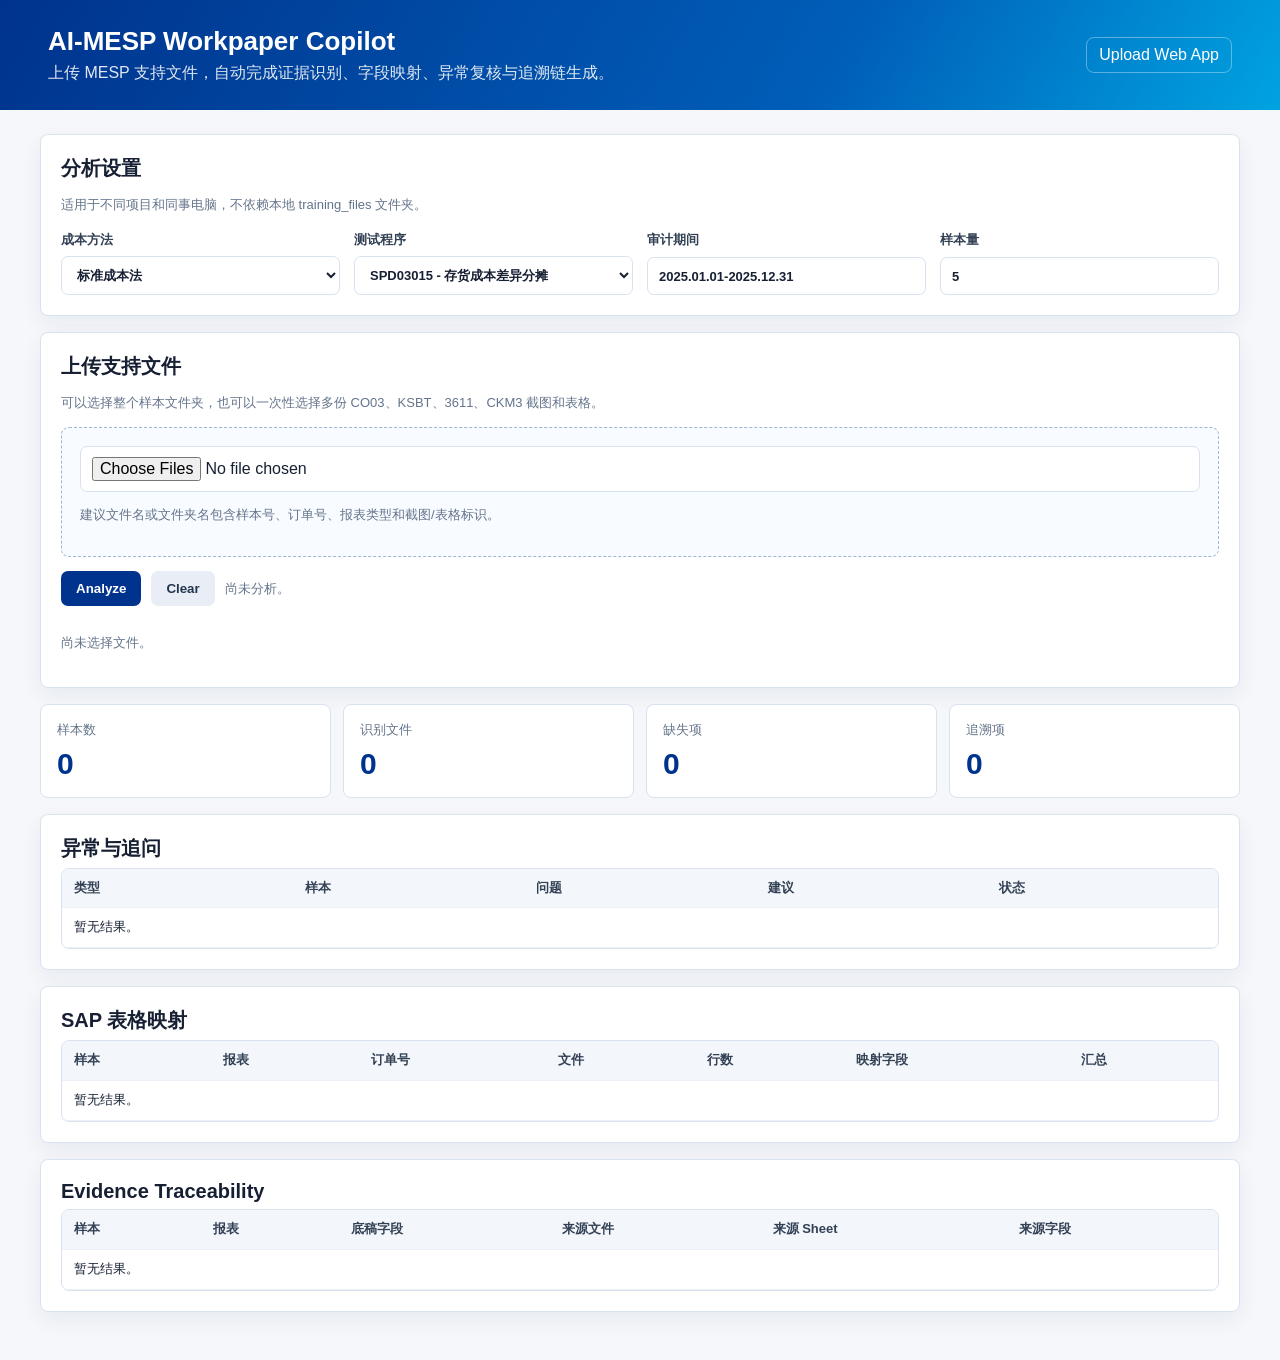
<file: frontend/index.html>
<!DOCTYPE html>
<html lang="zh-CN">
<head>
  <meta charset="UTF-8" />
  <meta name="viewport" content="width=device-width, initial-scale=1.0" />
  <title>AI-MESP Workpaper Copilot</title>
  <link rel="stylesheet" href="styles.css" />
</head>
<body>
  <header>
    <div>
      <h1>AI-MESP Workpaper Copilot</h1>
      <p>上传 MESP 支持文件，自动完成证据识别、字段映射、异常复核与追溯链生成。</p>
    </div>
    <span>Upload Web App</span>
  </header>

  <main>
    <section class="panel setup">
      <div>
        <h2>分析设置</h2>
        <p class="hint">适用于不同项目和同事电脑，不依赖本地 training_files 文件夹。</p>
      </div>

      <div class="grid">
        <label>
          成本方法
          <select id="costMethod">
            <option value="standard">标准成本法</option>
            <option value="actual">实际成本法</option>
          </select>
        </label>
        <label>
          测试程序
          <select id="program">
            <option value="SPD03012">SPD03012 - 标准成本法固定加工成本</option>
            <option value="SPD03014">SPD03014 - 标准成本法可变加工成本</option>
            <option value="SPD03015" selected>SPD03015 - 存货成本差异分摊</option>
            <option value="SPD03011">SPD03011 - 实际成本法固定加工成本</option>
            <option value="SPD03013">SPD03013 - 实际成本法可变加工成本</option>
          </select>
        </label>
        <label>
          审计期间
          <input id="period" value="2025.01.01-2025.12.31" />
        </label>
        <label>
          样本量
          <input id="sampleCount" type="number" value="5" min="1" />
        </label>
      </div>
    </section>

    <section class="panel upload">
      <div>
        <h2>上传支持文件</h2>
        <p class="hint">可以选择整个样本文件夹，也可以一次性选择多份 CO03、KSBT、3611、CKM3 截图和表格。</p>
      </div>

      <div class="upload-box">
        <input id="files" type="file" multiple webkitdirectory directory />
        <p class="hint">建议文件名或文件夹名包含样本号、订单号、报表类型和截图/表格标识。</p>
      </div>

      <div class="actions">
        <button id="analyzeBtn">Analyze</button>
        <button class="secondary" id="clearBtn">Clear</button>
        <span id="status">尚未分析。</span>
      </div>

      <div id="filePreview" class="file-preview"></div>
    </section>

    <section class="metrics">
      <div><span>样本数</span><strong id="sampleMetric">0</strong></div>
      <div><span>识别文件</span><strong id="fileMetric">0</strong></div>
      <div><span>缺失项</span><strong id="missingMetric">0</strong></div>
      <div><span>追溯项</span><strong id="traceMetric">0</strong></div>
    </section>

    <section class="panel">
      <h2>异常与追问</h2>
      <div class="table-wrap">
        <table>
          <thead>
            <tr>
              <th>类型</th>
              <th>样本</th>
              <th>问题</th>
              <th>建议</th>
              <th>状态</th>
            </tr>
          </thead>
          <tbody id="issueBody">
            <tr><td colspan="5">暂无结果。</td></tr>
          </tbody>
        </table>
      </div>
    </section>

    <section class="panel">
      <h2>SAP 表格映射</h2>
      <div class="table-wrap">
        <table>
          <thead>
            <tr>
              <th>样本</th>
              <th>报表</th>
              <th>订单号</th>
              <th>文件</th>
              <th>行数</th>
              <th>映射字段</th>
              <th>汇总</th>
            </tr>
          </thead>
          <tbody id="workbookBody">
            <tr><td colspan="7">暂无结果。</td></tr>
          </tbody>
        </table>
      </div>
    </section>

    <section class="panel">
      <h2>Evidence Traceability</h2>
      <div class="table-wrap">
        <table>
          <thead>
            <tr>
              <th>样本</th>
              <th>报表</th>
              <th>底稿字段</th>
              <th>来源文件</th>
              <th>来源 Sheet</th>
              <th>来源字段</th>
            </tr>
          </thead>
          <tbody id="traceBody">
            <tr><td colspan="6">暂无结果。</td></tr>
          </tbody>
        </table>
      </div>
    </section>
  </main>

  <script src="app.js"></script>
</body>
</html>
</file>
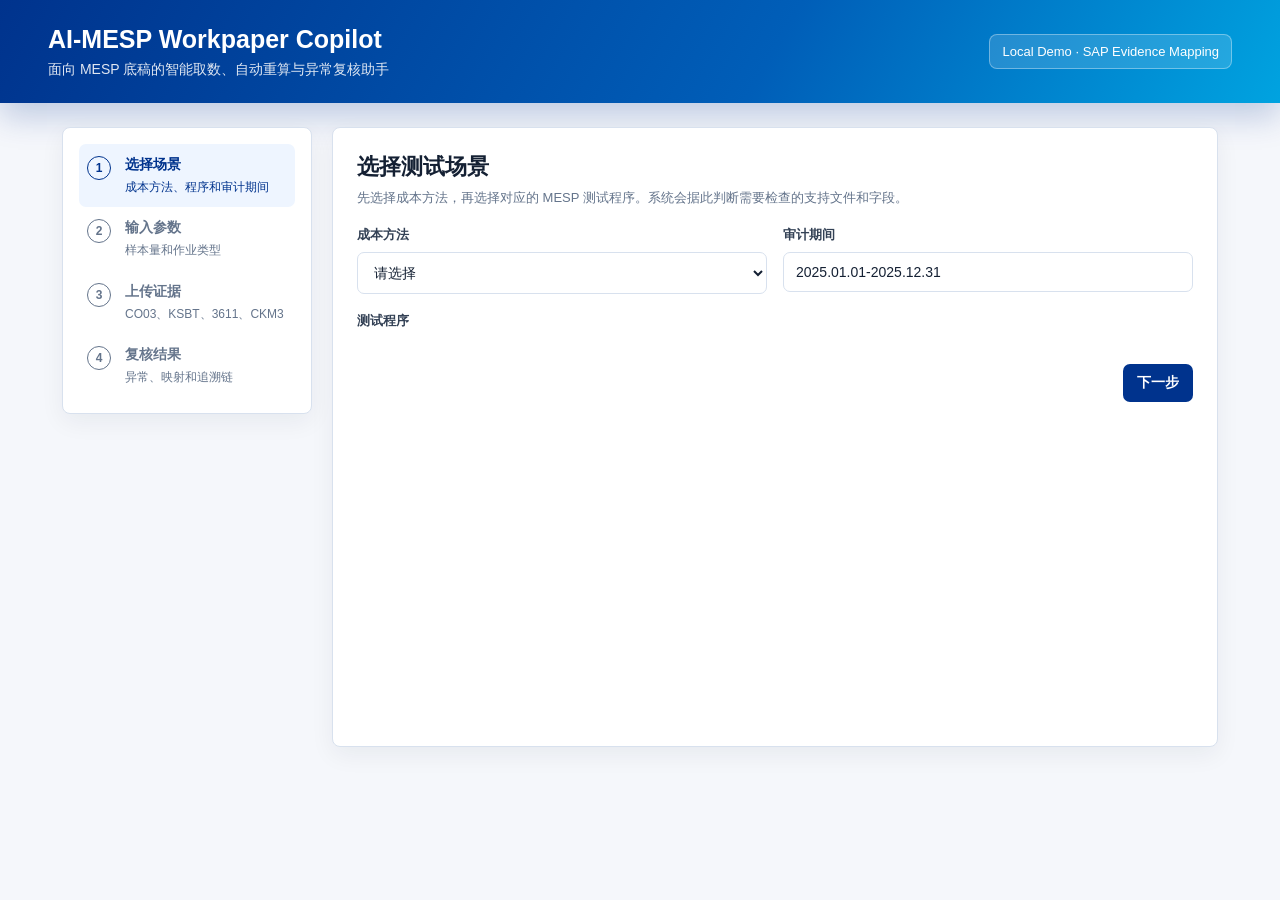
<file: mesp_copilot_frontend.html>
<!DOCTYPE html>
<html lang="zh-CN">
<head>
  <meta charset="UTF-8" />
  <meta name="viewport" content="width=device-width, initial-scale=1.0" />
  <title>AI-MESP Workpaper Copilot</title>
  <style>
    :root {
      --blue: #00338d;
      --blue-2: #005eb8;
      --cyan: #00a3e0;
      --ink: #142033;
      --muted: #64748b;
      --line: #d8e1ee;
      --bg: #f5f7fb;
      --card: #ffffff;
      --ok: #12805c;
      --warn: #b45309;
      --bad: #c0262d;
      --soft-ok: #e8f7f1;
      --soft-warn: #fff7e6;
      --soft-bad: #fff0f0;
    }

    * {
      box-sizing: border-box;
      margin: 0;
      padding: 0;
      font-family: "Microsoft YaHei", "Segoe UI", Arial, sans-serif;
    }

    body {
      min-height: 100vh;
      background: var(--bg);
      color: var(--ink);
    }

    header {
      background: linear-gradient(120deg, var(--blue), var(--blue-2) 60%, var(--cyan));
      color: #fff;
      padding: 24px 48px;
      display: flex;
      justify-content: space-between;
      gap: 24px;
      align-items: center;
      box-shadow: 0 14px 30px rgba(0, 51, 141, 0.22);
    }

    h1 {
      font-size: 25px;
      line-height: 1.25;
      letter-spacing: 0;
      margin-bottom: 6px;
    }

    header p {
      color: rgba(255, 255, 255, 0.88);
      font-size: 14px;
    }

    .top-badge {
      border: 1px solid rgba(255, 255, 255, 0.35);
      background: rgba(255, 255, 255, 0.14);
      border-radius: 8px;
      padding: 9px 12px;
      font-size: 13px;
      white-space: nowrap;
    }

    main {
      max-width: 1200px;
      margin: 24px auto 42px;
      padding: 0 22px;
    }

    .layout {
      display: grid;
      grid-template-columns: 250px 1fr;
      gap: 20px;
      align-items: start;
    }

    .sidebar,
    .panel,
    .section-block {
      background: var(--card);
      border: 1px solid var(--line);
      border-radius: 8px;
      box-shadow: 0 8px 24px rgba(22, 34, 51, 0.06);
    }

    .sidebar {
      padding: 16px;
      position: sticky;
      top: 18px;
    }

    .step {
      display: grid;
      grid-template-columns: 28px 1fr;
      gap: 10px;
      padding: 12px 8px;
      border-radius: 7px;
      color: var(--muted);
      align-items: start;
    }

    .step.active {
      color: var(--blue);
      background: #eef5ff;
    }

    .step.done {
      color: var(--ok);
    }

    .step-index {
      width: 24px;
      height: 24px;
      border-radius: 50%;
      border: 1px solid currentColor;
      display: grid;
      place-items: center;
      font-size: 12px;
      font-weight: 700;
    }

    .step strong {
      display: block;
      font-size: 14px;
      margin-bottom: 3px;
    }

    .step span {
      font-size: 12px;
      line-height: 1.35;
    }

    .panel {
      padding: 24px;
      min-height: 620px;
    }

    .panel-title {
      margin-bottom: 18px;
      display: flex;
      justify-content: space-between;
      gap: 18px;
      align-items: flex-start;
    }

    .panel-title h2 {
      font-size: 22px;
      margin-bottom: 6px;
    }

    .hint,
    .small {
      color: var(--muted);
      line-height: 1.55;
      font-size: 13px;
    }

    .form-grid {
      display: grid;
      grid-template-columns: repeat(2, minmax(0, 1fr));
      gap: 16px;
      margin: 18px 0;
    }

    label {
      display: block;
      color: #334155;
      font-size: 13px;
      font-weight: 700;
      margin-bottom: 8px;
    }

    input,
    select,
    textarea {
      width: 100%;
      border: 1px solid var(--line);
      border-radius: 7px;
      padding: 11px 12px;
      font-size: 14px;
      outline: none;
      background: #fff;
      color: var(--ink);
    }

    textarea {
      min-height: 76px;
      resize: vertical;
    }

    input:focus,
    select:focus,
    textarea:focus {
      border-color: var(--blue-2);
      box-shadow: 0 0 0 3px rgba(0, 94, 184, 0.12);
    }

    .program-grid {
      display: grid;
      grid-template-columns: repeat(3, minmax(0, 1fr));
      gap: 12px;
      margin-top: 12px;
    }

    .program {
      border: 1px solid var(--line);
      border-radius: 8px;
      padding: 14px;
      cursor: pointer;
      min-height: 138px;
      background: #fff;
    }

    .program:hover,
    .program.selected {
      border-color: var(--blue-2);
      background: #f4f9ff;
    }

    .program-name {
      font-weight: 800;
      font-size: 14px;
      margin-bottom: 6px;
      line-height: 1.35;
    }

    .program-code {
      font-size: 12px;
      color: var(--blue);
      font-weight: 800;
      margin-bottom: 10px;
    }

    .pill {
      display: inline-flex;
      align-items: center;
      height: 24px;
      border-radius: 6px;
      padding: 0 8px;
      margin: 3px 4px 0 0;
      font-size: 12px;
      background: #eef2f7;
      color: #334155;
      border: 1px solid #d7dee8;
    }

    .upload-box {
      border: 1px dashed #9bb5d5;
      border-radius: 8px;
      background: #f8fbff;
      padding: 18px;
      margin: 16px 0;
    }

    .actions {
      display: flex;
      justify-content: flex-end;
      gap: 10px;
      margin-top: 22px;
      flex-wrap: wrap;
    }

    button {
      border: 0;
      border-radius: 7px;
      padding: 10px 14px;
      font-size: 14px;
      font-weight: 800;
      cursor: pointer;
    }

    .btn-primary {
      background: var(--blue);
      color: #fff;
    }

    .btn-secondary {
      background: #e8edf5;
      color: #24364f;
    }

    .btn-outline {
      background: #fff;
      color: var(--blue);
      border: 1px solid var(--blue-2);
    }

    .hidden {
      display: none !important;
    }

    .file-list {
      margin-top: 14px;
      display: grid;
      gap: 8px;
      max-height: 280px;
      overflow: auto;
      padding-right: 4px;
    }

    .file-row {
      display: grid;
      grid-template-columns: 1fr auto;
      gap: 12px;
      align-items: center;
      border: 1px solid #e3e9f2;
      background: #fff;
      border-radius: 7px;
      padding: 9px 10px;
      font-size: 13px;
    }

    .file-name {
      min-width: 0;
      overflow-wrap: anywhere;
    }

    .file-tag {
      color: var(--blue);
      background: #eef5ff;
      border: 1px solid #d8e8fb;
      padding: 4px 8px;
      border-radius: 6px;
      white-space: nowrap;
      font-size: 12px;
    }

    .metrics {
      display: grid;
      grid-template-columns: repeat(4, minmax(0, 1fr));
      gap: 12px;
      margin: 16px 0 20px;
    }

    .metric {
      border: 1px solid var(--line);
      border-radius: 8px;
      background: #fff;
      padding: 14px;
    }

    .metric .label {
      color: var(--muted);
      font-size: 13px;
      margin-bottom: 6px;
    }

    .metric .num {
      font-size: 28px;
      line-height: 1;
      font-weight: 900;
      color: var(--blue);
    }

    .metric.ok .num {
      color: var(--ok);
    }

    .metric.warn .num {
      color: var(--warn);
    }

    .section-block {
      padding: 18px;
      margin-top: 16px;
      box-shadow: none;
    }

    .section-block h3 {
      font-size: 17px;
      margin-bottom: 10px;
    }

    .table-wrap {
      overflow: auto;
      border: 1px solid var(--line);
      border-radius: 8px;
      background: #fff;
    }

    table {
      width: 100%;
      border-collapse: collapse;
      min-width: 760px;
      font-size: 13px;
    }

    th,
    td {
      border-bottom: 1px solid #edf1f7;
      padding: 10px 12px;
      text-align: left;
      vertical-align: top;
      line-height: 1.4;
    }

    th {
      background: #f3f6fa;
      color: #334155;
      font-weight: 900;
      white-space: nowrap;
    }

    tr:last-child td {
      border-bottom: 0;
    }

    .status {
      display: inline-flex;
      border-radius: 6px;
      padding: 4px 8px;
      font-size: 12px;
      font-weight: 800;
      white-space: nowrap;
    }

    .status.ok {
      background: var(--soft-ok);
      color: var(--ok);
    }

    .status.warn {
      background: var(--soft-warn);
      color: var(--warn);
    }

    .status.missing {
      background: var(--soft-bad);
      color: var(--bad);
    }

    .json-loader {
      display: flex;
      align-items: center;
      gap: 10px;
      flex-wrap: wrap;
      margin-top: 10px;
    }

    .question-box {
      border-left: 4px solid var(--warn);
      background: #fffaf0;
      border-radius: 7px;
      padding: 14px 16px;
      margin-top: 12px;
    }

    @media (max-width: 920px) {
      header {
        padding: 20px;
        align-items: flex-start;
        flex-direction: column;
      }

      .layout {
        grid-template-columns: 1fr;
      }

      .sidebar {
        position: static;
      }

      .form-grid,
      .program-grid,
      .metrics {
        grid-template-columns: 1fr;
      }

      .panel {
        padding: 18px;
      }
    }
  </style>
</head>
<body>
  <header>
    <div>
      <h1>AI-MESP Workpaper Copilot</h1>
      <p>面向 MESP 底稿的智能取数、自动重算与异常复核助手</p>
    </div>
    <div class="top-badge">Local Demo · SAP Evidence Mapping</div>
  </header>

  <main>
    <div class="layout">
      <aside class="sidebar">
        <div class="step active" data-step="1">
          <div class="step-index">1</div>
          <div><strong>选择场景</strong><span>成本方法、程序和审计期间</span></div>
        </div>
        <div class="step" data-step="2">
          <div class="step-index">2</div>
          <div><strong>输入参数</strong><span>样本量和作业类型</span></div>
        </div>
        <div class="step" data-step="3">
          <div class="step-index">3</div>
          <div><strong>上传证据</strong><span>CO03、KSBT、3611、CKM3</span></div>
        </div>
        <div class="step" data-step="4">
          <div class="step-index">4</div>
          <div><strong>复核结果</strong><span>异常、映射和追溯链</span></div>
        </div>
      </aside>

      <section class="panel">
        <div id="step1" class="step-panel">
          <div class="panel-title">
            <div>
              <h2>选择测试场景</h2>
              <p class="hint">先选择成本方法，再选择对应的 MESP 测试程序。系统会据此判断需要检查的支持文件和字段。</p>
            </div>
          </div>

          <div class="form-grid">
            <div>
              <label for="costMethod">成本方法</label>
              <select id="costMethod" onchange="renderPrograms()">
                <option value="">请选择</option>
                <option value="standard">标准成本法</option>
                <option value="actual">实际成本法</option>
              </select>
            </div>
            <div>
              <label for="period">审计期间</label>
              <input id="period" value="2025.01.01-2025.12.31" />
            </div>
          </div>

          <label>测试程序</label>
          <div id="programList" class="program-grid"></div>

          <div class="actions">
            <button class="btn-primary" onclick="goNext()">下一步</button>
          </div>
        </div>

        <div id="step2" class="step-panel hidden">
          <div class="panel-title">
            <div>
              <h2>输入测试参数</h2>
              <p class="hint">这些参数用于检查样本完整性、生成追问项，并在后续自动重算中作为基础口径。</p>
            </div>
          </div>

          <div class="form-grid">
            <div>
              <label for="sampleCount">样本量</label>
              <input id="sampleCount" type="number" min="1" value="5" />
            </div>
            <div>
              <label for="threshold">明显微小差异阈值</label>
              <input id="threshold" value="5,000" />
            </div>
          </div>
          <div>
            <label for="activityTypes">作业类型</label>
            <textarea id="activityTypes">Z001-直接人工、Z002-间接人工、Z003-折旧与摊销</textarea>
          </div>

          <div class="actions">
            <button class="btn-secondary" onclick="goStep(1)">返回</button>
            <button class="btn-primary" onclick="goNext()">下一步</button>
          </div>
        </div>

        <div id="step3" class="step-panel hidden">
          <div class="panel-title">
            <div>
              <h2>上传支持文件</h2>
              <p class="hint">支持选择整个训练文件夹。命名示例：<strong>1.订单编号11000437-CO03-截图.png</strong>、<strong>1.订单编号11000437-CO03-表格.xlsx</strong>。</p>
            </div>
          </div>

          <div class="upload-box">
            <label for="supportFiles">选择 CO03 / KSBT / 3611 / CKM3 的截图和表格</label>
            <input id="supportFiles" type="file" multiple webkitdirectory directory onchange="renderFileList()" />
            <p class="small">浏览器端只做文件名完整性检查，不会上传到服务器。自动化引擎结果请导入本地生成的 JSON。</p>
            <div id="fileList" class="file-list"><p class="small">尚未选择文件。</p></div>
          </div>

          <div class="section-block">
            <h3>导入自动化引擎结果</h3>
            <p class="small">通过本地服务打开页面时，可直接扫描默认训练文件夹；如果双击 HTML 打开，请选择本地的 <strong>mesp_automation_result.json</strong>。</p>
            <div class="json-loader">
              <button class="btn-primary" onclick="runLocalEngine()">扫描本地训练文件夹</button>
              <button class="btn-outline" onclick="loadAutomationResult()">读取同目录 JSON</button>
              <input id="automationJsonInputStep3" type="file" accept=".json,application/json" onchange="loadAutomationJsonFile(this)" />
              <span class="small" id="automationStatusStep3">尚未加载自动化结果。</span>
            </div>
          </div>

          <div class="actions">
            <button class="btn-secondary" onclick="goStep(2)">返回</button>
            <button class="btn-outline" onclick="runBrowserCheck()">仅检查文件名</button>
            <button class="btn-primary" onclick="runLocalEngine()">运行自动化引擎</button>
          </div>
        </div>

        <div id="step4" class="step-panel hidden">
          <div class="panel-title">
            <div>
              <h2>复核结果</h2>
              <p class="hint">这里展示支持文件完整性、表格字段映射、异常追问和 Evidence Traceability。</p>
            </div>
          </div>

          <div class="metrics">
            <div class="metric">
              <div class="label">样本数</div>
              <div class="num" id="sampleCountMetric">0</div>
            </div>
            <div class="metric ok">
              <div class="label">已识别文件</div>
              <div class="num" id="recognizedCount">0</div>
            </div>
            <div class="metric warn">
              <div class="label">缺失文件</div>
              <div class="num" id="missingFileCount">0</div>
            </div>
            <div class="metric">
              <div class="label">证据追溯项</div>
              <div class="num" id="traceCount">0</div>
            </div>
          </div>

          <div class="section-block">
            <h3>自动追问</h3>
            <div id="questionBox" class="question-box">
              <strong>尚未生成追问。</strong>
              <p class="small">运行检查或导入自动化结果后显示。</p>
            </div>
            <div class="actions">
              <button class="btn-secondary" onclick="prevQuestion()">上一条</button>
              <button class="btn-secondary" onclick="nextQuestion()">下一条</button>
            </div>
          </div>

          <div class="section-block">
            <h3>异常与检查点</h3>
            <div class="table-wrap">
              <table>
                <thead>
                  <tr>
                    <th>类型</th>
                    <th>样本</th>
                    <th>问题</th>
                    <th>建议</th>
                    <th>状态</th>
                  </tr>
                </thead>
                <tbody id="issueBody"></tbody>
              </table>
            </div>
          </div>

          <div class="section-block">
            <h3>SAP 表格字段映射与金额汇总</h3>
            <div class="table-wrap">
              <table>
                <thead>
                  <tr>
                    <th>样本</th>
                    <th>报表</th>
                    <th>订单号</th>
                    <th>来源文件</th>
                    <th>行数</th>
                    <th>已映射字段</th>
                    <th>金额/数量汇总</th>
                  </tr>
                </thead>
                <tbody id="workbookBody"></tbody>
              </table>
            </div>
          </div>

          <div class="section-block">
            <h3>Evidence Traceability</h3>
            <div class="table-wrap">
              <table>
                <thead>
                  <tr>
                    <th>样本</th>
                    <th>报表</th>
                    <th>底稿字段</th>
                    <th>来源文件</th>
                    <th>来源 Sheet</th>
                    <th>来源字段</th>
                    <th>状态</th>
                  </tr>
                </thead>
                <tbody id="traceBody"></tbody>
              </table>
            </div>
          </div>

          <div class="actions">
            <button class="btn-secondary" onclick="goStep(3)">返回上传</button>
            <button class="btn-primary" onclick="resetAll()">重新开始</button>
          </div>
        </div>
      </section>
    </div>
  </main>

  <script>
    const programMap = {
      standard: [
        { code: "SPD03012", name: "标准成本法 - 固定加工成本", tags: ["CO03", "KSBT", "3611"] },
        { code: "SPD03014", name: "标准成本法 - 可变加工成本", tags: ["CO03", "KSBT", "3611"] },
        { code: "SPD03015", name: "存货成本差异分摊", tags: ["CKM3", "3611"] }
      ],
      actual: [
        { code: "SPD03011", name: "实际成本法 - 固定加工成本", tags: ["CO03", "KSBT", "3611"] },
        { code: "SPD03013", name: "实际成本法 - 可变加工成本", tags: ["CO03", "KSBT", "3611"] },
        { code: "SPD03015", name: "存货成本差异分摊", tags: ["CKM3", "3611"] }
      ]
    };

    const reports = ["CO03", "KSBT", "3611", "CKM3"];
    const requiredEvidence = reports.flatMap(report => [`${report}-截图`, `${report}-表格`]);
    let selectedProgram = null;
    let currentStep = 1;
    let issues = [];
    let questions = [];
    let questionIndex = 0;
    let automationResult = null;

    function renderPrograms() {
      const method = document.getElementById("costMethod").value;
      const box = document.getElementById("programList");
      box.innerHTML = "";
      selectedProgram = null;
      if (!method) return;

      programMap[method].forEach(program => {
        const item = document.createElement("div");
        item.className = "program";
        item.onclick = () => {
          document.querySelectorAll(".program").forEach(el => el.classList.remove("selected"));
          item.classList.add("selected");
          selectedProgram = program;
        };
        item.innerHTML = `
          <div class="program-name">${program.name}</div>
          <div class="program-code">${program.code}</div>
          <div>${program.tags.map(tag => `<span class="pill">${tag}</span>`).join("")}</div>
        `;
        box.appendChild(item);
      });
    }

    function goStep(step) {
      currentStep = step;
      document.querySelectorAll(".step-panel").forEach(panel => panel.classList.add("hidden"));
      document.getElementById("step" + step).classList.remove("hidden");
      document.querySelectorAll(".step").forEach(item => {
        const itemStep = Number(item.dataset.step);
        item.classList.toggle("active", itemStep === step);
        item.classList.toggle("done", itemStep < step);
      });
    }

    function goNext() {
      if (currentStep === 1) {
        if (!document.getElementById("period").value.trim()) {
          alert("请先填写审计期间。");
          return;
        }
        if (!selectedProgram) {
          alert("请先选择一个测试程序。");
          return;
        }
      }
      if (currentStep === 2 && !Number(document.getElementById("sampleCount").value)) {
        alert("请填写样本量。");
        return;
      }
      goStep(currentStep + 1);
    }

    function detectSample(path) {
      const parts = path.split(/[\\/]/).filter(Boolean);
      const baseName = parts[parts.length - 1] || path;
      const stem = baseName.replace(/\.[^.]+$/, "");
      const candidates = [stem, ...parts.slice().reverse()];
      const patterns = [/样本\s*(\d+)/i, /sample\s*(\d+)/i, /^(\d+)[.\-_ ]/, /^(\d+)$/];

      for (const text of candidates) {
        for (const pattern of patterns) {
          const match = text.match(pattern);
          if (match) {
            const sample = Number(match[1]);
            if (sample >= 1 && sample <= 999 && !reports.includes(String(sample))) {
              return sample;
            }
          }
        }
      }
      return null;
    }

    function detectOrder(path) {
      const baseName = path.split(/[\\/]/).pop() || path;
      const stem = baseName.replace(/\.[^.]+$/, "");
      const patterns = [/订单编号\s*([A-Za-z0-9]+)/i, /订单号\s*([A-Za-z0-9]+)/i, /order\s*([A-Za-z0-9]+)/i];
      for (const pattern of patterns) {
        const match = stem.match(pattern);
        if (match) return match[1];
      }
      const longNumber = stem.match(/(\d{6,})/);
      return longNumber ? longNumber[1] : "";
    }

    function classifyFile(name) {
      const upper = name.toUpperCase();
      const report = reports.find(item => upper.includes(item));
      const kind = /表格|导出|EXPORT|EXCEL|XLS|XLSX|CSV/.test(upper)
        ? "表格"
        : /截图|SCREEN|IMAGE|PNG|JPG|JPEG|PDF/.test(upper)
          ? "截图"
          : "未知";
      return {
        report,
        kind,
        sampleNo: detectSample(name),
        order: detectOrder(name)
      };
    }

    function renderFileList() {
      const files = Array.from(document.getElementById("supportFiles").files || []);
      const box = document.getElementById("fileList");
      box.innerHTML = "";
      if (!files.length) {
        box.innerHTML = '<p class="small">尚未选择文件。</p>';
        return;
      }

      const summary = new Map();
      files.forEach(file => {
        const rel = file.webkitRelativePath || file.name;
        const meta = classifyFile(rel);
        const key = meta.sampleNo ? `样本 ${meta.sampleNo}` : "未识别样本";
        const item = summary.get(key) || { total: 0, reports: new Set() };
        item.total += 1;
        if (meta.report && meta.kind !== "未知") item.reports.add(`${meta.report}-${meta.kind}`);
        summary.set(key, item);
      });

      [...summary.entries()].sort().forEach(([sample, item]) => {
        const row = document.createElement("div");
        row.className = "file-row";
        row.innerHTML = `
          <span class="file-name">${sample}: ${item.total} 个文件</span>
          <span class="file-tag">${item.reports.size}/${requiredEvidence.length} 项证据</span>
        `;
        box.appendChild(row);
      });
    }

    function runBrowserCheck() {
      const files = Array.from(document.getElementById("supportFiles").files || []);
      const sampleCount = Number(document.getElementById("sampleCount").value);
      const period = document.getElementById("period").value.trim();
      const activityTypes = document.getElementById("activityTypes").value.trim();

      issues = [];
      questions = [];
      questionIndex = 0;
      if (!files.length) {
        alert("请先选择支持文件。");
        return;
      }

      const fileKeys = new Set();
      let recognized = 0;
      files.forEach(file => {
        const meta = classifyFile(file.webkitRelativePath || file.name);
        if (meta.sampleNo && meta.report && meta.kind !== "未知") {
          fileKeys.add(`${meta.sampleNo}-${meta.report}-${meta.kind}`);
          recognized += 1;
        }
      });

      for (let sample = 1; sample <= sampleCount; sample++) {
        requiredEvidence.forEach(req => {
          const [report, kind] = req.split("-");
          if (!fileKeys.has(`${sample}-${report}-${kind}`)) {
            issues.push({
              type: "支持文件缺失",
              sample,
              problem: `样本 ${sample} 缺少 ${report} ${kind} 支持。`,
              suggestion: `请补充命名类似“${sample}.订单编号xxxx-${report}-${kind}”的文件。`,
              status: "missing"
            });
          }
        });
      }

      if (!activityTypes) {
        issues.push({
          type: "关键参数缺失",
          sample: "-",
          problem: "未填写作业类型。",
          suggestion: "请补充 Z001、Z002、Z003 等作业类型口径。",
          status: "warn"
        });
      }

      issues.push({
        type: "期间一致性检查",
        sample: "全部",
        problem: `需要检查 KSBT、3611、CKM3 的会计期间是否与审计期间 ${period} 一致。`,
        suggestion: "建议在导出表格中补充期间字段，或由用户手工确认各报表期间。",
        status: "warn"
      });

      applyResult({
        summary: {
          sample_count: sampleCount,
          recognized_file_count: recognized,
          missing_file_count: issues.filter(item => item.status === "missing").length,
          warning_count: issues.filter(item => item.status !== "missing").length
        },
        issues,
        questions: issues.map((issue, index) => ({
          title: `追问 ${index + 1}: ${issue.type}`,
          body: issue.problem,
          ask: issue.suggestion
        })),
        workbook_results: [],
        evidence_trace: []
      }, "已完成浏览器端文件名检查。");
    }

    async function loadAutomationResult() {
      setStatus("正在读取 mesp_automation_result.json...");
      try {
        const response = await fetch("mesp_automation_result.json", { cache: "no-store" });
        if (!response.ok) throw new Error(`HTTP ${response.status}`);
        const data = await response.json();
        applyResult(data, "已读取同目录 mesp_automation_result.json。");
      } catch (error) {
        setStatus("未能自动读取 JSON。请使用文件选择框导入 mesp_automation_result.json。");
        console.warn("Unable to load automation JSON", error);
      }
    }

    async function runLocalEngine() {
      const period = document.getElementById("period").value.trim();
      const program = selectedProgram ? selectedProgram.code : "";
      setStatus("正在扫描本地 training_files/训练文件...");

      try {
        const query = new URLSearchParams({ period, program });
        const response = await fetch(`/api/analyze?${query.toString()}`, { cache: "no-store" });
        const data = await response.json();
        if (!response.ok || data.error) {
          throw new Error(data.error || `HTTP ${response.status}`);
        }
        applyResult(data, "已完成本地训练文件夹扫描，并刷新 mesp_automation_result.json。");
      } catch (error) {
        setStatus("无法连接本地自动化服务。请先运行 scripts/mesp_web_server.py，或手动导入 JSON。");
        console.warn("Unable to run local engine", error);
      }
    }

    function loadAutomationJsonFile(inputElement) {
      const file = inputElement.files && inputElement.files[0];
      if (!file) return;
      setStatus(`正在导入 ${file.name}...`);
      const reader = new FileReader();
      reader.onload = () => {
        try {
          const data = JSON.parse(reader.result);
          applyResult(data, `已导入 ${file.name}。`);
        } catch (error) {
          setStatus("JSON 解析失败，请确认文件内容来自 mesp_automation_result.json。");
        }
      };
      reader.readAsText(file, "utf-8");
    }

    function setStatus(message) {
      const a = document.getElementById("automationStatusStep3");
      if (a) a.textContent = message;
    }

    function applyResult(data, message) {
      automationResult = data;
      issues = Array.isArray(data.issues) ? data.issues : [];
      questions = Array.isArray(data.questions) ? data.questions : issues.map((issue, index) => ({
        title: `追问 ${index + 1}: ${issue.type}`,
        body: issue.problem,
        ask: issue.suggestion
      }));
      questionIndex = 0;

      document.getElementById("sampleCountMetric").textContent = data.summary?.sample_count ?? 0;
      document.getElementById("recognizedCount").textContent = data.summary?.recognized_file_count ?? 0;
      document.getElementById("missingFileCount").textContent = data.summary?.missing_file_count ?? 0;
      document.getElementById("traceCount").textContent = Array.isArray(data.evidence_trace) ? data.evidence_trace.length : 0;

      renderQuestion();
      renderIssues();
      renderWorkbooks(data.workbook_results || data.co03_results || []);
      renderTrace(data.evidence_trace || []);
      setStatus(message);
      goStep(4);
    }

    function renderQuestion() {
      const box = document.getElementById("questionBox");
      if (!questions.length) {
        box.innerHTML = '<strong>暂无追问。</strong><p class="small">支持文件和字段映射未发现需要补充的信息。</p>';
        return;
      }
      const item = questions[questionIndex];
      box.innerHTML = `
        <strong>${item.title}</strong>
        <p style="margin-top: 8px;">${item.body}</p>
        <p class="small" style="margin-top: 8px;">${item.ask}</p>
      `;
    }

    function prevQuestion() {
      if (!questions.length) return;
      questionIndex = (questionIndex - 1 + questions.length) % questions.length;
      renderQuestion();
    }

    function nextQuestion() {
      if (!questions.length) return;
      questionIndex = (questionIndex + 1) % questions.length;
      renderQuestion();
    }

    function renderIssues() {
      const body = document.getElementById("issueBody");
      body.innerHTML = "";
      if (!issues.length) {
        body.innerHTML = '<tr><td colspan="5" class="small">暂无异常。</td></tr>';
        return;
      }
      issues.forEach(issue => {
        const row = document.createElement("tr");
        const status = issue.status === "missing" ? "missing" : issue.status === "warn" ? "warn" : "ok";
        const statusText = issue.status === "missing" ? "缺失" : issue.status === "warn" ? "待确认" : "已匹配";
        row.innerHTML = `
          <td>${issue.type}</td>
          <td>${issue.sample}</td>
          <td>${issue.problem}</td>
          <td>${issue.suggestion}</td>
          <td><span class="status ${status}">${statusText}</span></td>
        `;
        body.appendChild(row);
      });
    }

    function formatAmount(value) {
      if (typeof value !== "number") return "-";
      return value.toLocaleString("en-US", { minimumFractionDigits: 2, maximumFractionDigits: 2 });
    }

    function renderTotals(totals) {
      const entries = Object.entries(totals || {});
      if (!entries.length) return "-";
      return entries.slice(0, 4).map(([key, value]) => `${key}: ${formatAmount(value)}`).join("<br>");
    }

    function renderWorkbooks(items) {
      const body = document.getElementById("workbookBody");
      body.innerHTML = "";
      if (!items.length) {
        body.innerHTML = '<tr><td colspan="7" class="small">暂无表格映射结果。</td></tr>';
        return;
      }
      items.forEach(item => {
        const mappedCount = item.mapping ? Object.keys(item.mapping).length : 0;
        const row = document.createElement("tr");
        row.innerHTML = `
          <td>${item.sample}</td>
          <td>${item.report || "CO03"}</td>
          <td>${item.order}</td>
          <td>${item.file}</td>
          <td>${item.row_count ?? "-"}</td>
          <td>${mappedCount} 个字段</td>
          <td>${renderTotals(item.totals)}</td>
        `;
        body.appendChild(row);
      });
    }

    function renderTrace(items) {
      const body = document.getElementById("traceBody");
      body.innerHTML = "";
      if (!items.length) {
        body.innerHTML = '<tr><td colspan="7" class="small">暂无证据追溯结果。</td></tr>';
        return;
      }
      items.slice(0, 160).forEach(item => {
        const row = document.createElement("tr");
        row.innerHTML = `
          <td>${item.sample}</td>
          <td>${item.report || "-"}</td>
          <td>${item.workpaper_field}</td>
          <td>${item.source_file}</td>
          <td>${item.source_sheet}</td>
          <td>${item.source_header}</td>
          <td><span class="status ok">${item.status}</span></td>
        `;
        body.appendChild(row);
      });
    }

    function resetAll() {
      selectedProgram = null;
      issues = [];
      questions = [];
      questionIndex = 0;
      automationResult = null;
      document.getElementById("costMethod").value = "";
      document.getElementById("programList").innerHTML = "";
      document.getElementById("supportFiles").value = "";
      document.getElementById("fileList").innerHTML = '<p class="small">尚未选择文件。</p>';
      setStatus("尚未加载自动化结果。");
      goStep(1);
    }

    renderPrograms();
  </script>
</body>
</html>
</file>
<file: frontend/styles.css>
:root {
  --blue: #00338d;
  --cyan: #00a3e0;
  --ink: #172033;
  --muted: #64748b;
  --line: #d9e2ef;
  --bg: #f5f7fb;
  --card: #ffffff;
  --ok: #12805c;
  --warn: #b45309;
  --bad: #c0262d;
}

* {
  box-sizing: border-box;
}

body {
  margin: 0;
  min-height: 100vh;
  background: var(--bg);
  color: var(--ink);
  font-family: "Microsoft YaHei", "Segoe UI", Arial, sans-serif;
}

header {
  display: flex;
  justify-content: space-between;
  gap: 24px;
  align-items: center;
  padding: 26px 48px;
  background: linear-gradient(120deg, var(--blue), #005eb8 65%, var(--cyan));
  color: #fff;
}

header h1 {
  margin: 0 0 6px;
  font-size: 26px;
}

header p {
  margin: 0;
  color: rgba(255, 255, 255, 0.88);
}

header span {
  border: 1px solid rgba(255, 255, 255, 0.35);
  border-radius: 8px;
  padding: 8px 12px;
  white-space: nowrap;
}

main {
  width: min(1200px, calc(100% - 40px));
  margin: 24px auto 48px;
}

.panel {
  background: var(--card);
  border: 1px solid var(--line);
  border-radius: 8px;
  padding: 20px;
  margin-bottom: 16px;
  box-shadow: 0 8px 22px rgba(20, 32, 51, 0.06);
}

.panel h2 {
  margin: 0 0 6px;
  font-size: 20px;
}

.hint,
#status {
  color: var(--muted);
  font-size: 13px;
  line-height: 1.55;
}

.grid {
  display: grid;
  grid-template-columns: repeat(4, minmax(0, 1fr));
  gap: 14px;
  margin-top: 16px;
}

label {
  display: grid;
  gap: 7px;
  font-size: 13px;
  font-weight: 800;
  color: #334155;
}

input,
select {
  width: 100%;
  border: 1px solid var(--line);
  border-radius: 7px;
  padding: 10px 11px;
  font: inherit;
  color: var(--ink);
  background: #fff;
}

.upload-box {
  margin-top: 14px;
  padding: 18px;
  border: 1px dashed #9db7d7;
  background: #f8fbff;
  border-radius: 8px;
}

.actions {
  display: flex;
  align-items: center;
  gap: 10px;
  margin-top: 14px;
  flex-wrap: wrap;
}

button {
  border: 0;
  border-radius: 7px;
  padding: 10px 15px;
  color: #fff;
  background: var(--blue);
  font-weight: 900;
  cursor: pointer;
}

button.secondary {
  color: #24364f;
  background: #e9eef6;
}

button:disabled {
  opacity: 0.55;
  cursor: not-allowed;
}

.file-preview {
  display: grid;
  gap: 8px;
  margin-top: 14px;
  max-height: 240px;
  overflow: auto;
}

.file-row {
  display: flex;
  justify-content: space-between;
  gap: 14px;
  border: 1px solid #e4eaf3;
  border-radius: 7px;
  padding: 9px 10px;
  font-size: 13px;
  background: #fff;
}

.file-row span:first-child {
  overflow-wrap: anywhere;
}

.file-row span:last-child {
  color: var(--blue);
  white-space: nowrap;
}

.metrics {
  display: grid;
  grid-template-columns: repeat(4, minmax(0, 1fr));
  gap: 12px;
  margin-bottom: 16px;
}

.metrics div {
  background: #fff;
  border: 1px solid var(--line);
  border-radius: 8px;
  padding: 16px;
}

.metrics span {
  display: block;
  color: var(--muted);
  font-size: 13px;
  margin-bottom: 8px;
}

.metrics strong {
  font-size: 30px;
  color: var(--blue);
}

.table-wrap {
  overflow: auto;
  border: 1px solid var(--line);
  border-radius: 8px;
}

table {
  width: 100%;
  min-width: 820px;
  border-collapse: collapse;
  font-size: 13px;
}

th,
td {
  border-bottom: 1px solid #edf1f7;
  padding: 10px 12px;
  vertical-align: top;
  text-align: left;
  line-height: 1.45;
}

th {
  background: #f3f6fa;
  color: #334155;
  font-weight: 900;
  white-space: nowrap;
}

.status {
  display: inline-block;
  border-radius: 6px;
  padding: 4px 8px;
  font-size: 12px;
  font-weight: 900;
}

.status.ok {
  color: var(--ok);
  background: #e8f7f1;
}

.status.warn {
  color: var(--warn);
  background: #fff7e6;
}

.status.missing {
  color: var(--bad);
  background: #fff0f0;
}

@media (max-width: 900px) {
  header {
    padding: 22px;
    align-items: flex-start;
    flex-direction: column;
  }

  .grid,
  .metrics {
    grid-template-columns: 1fr;
  }
}
</file>
